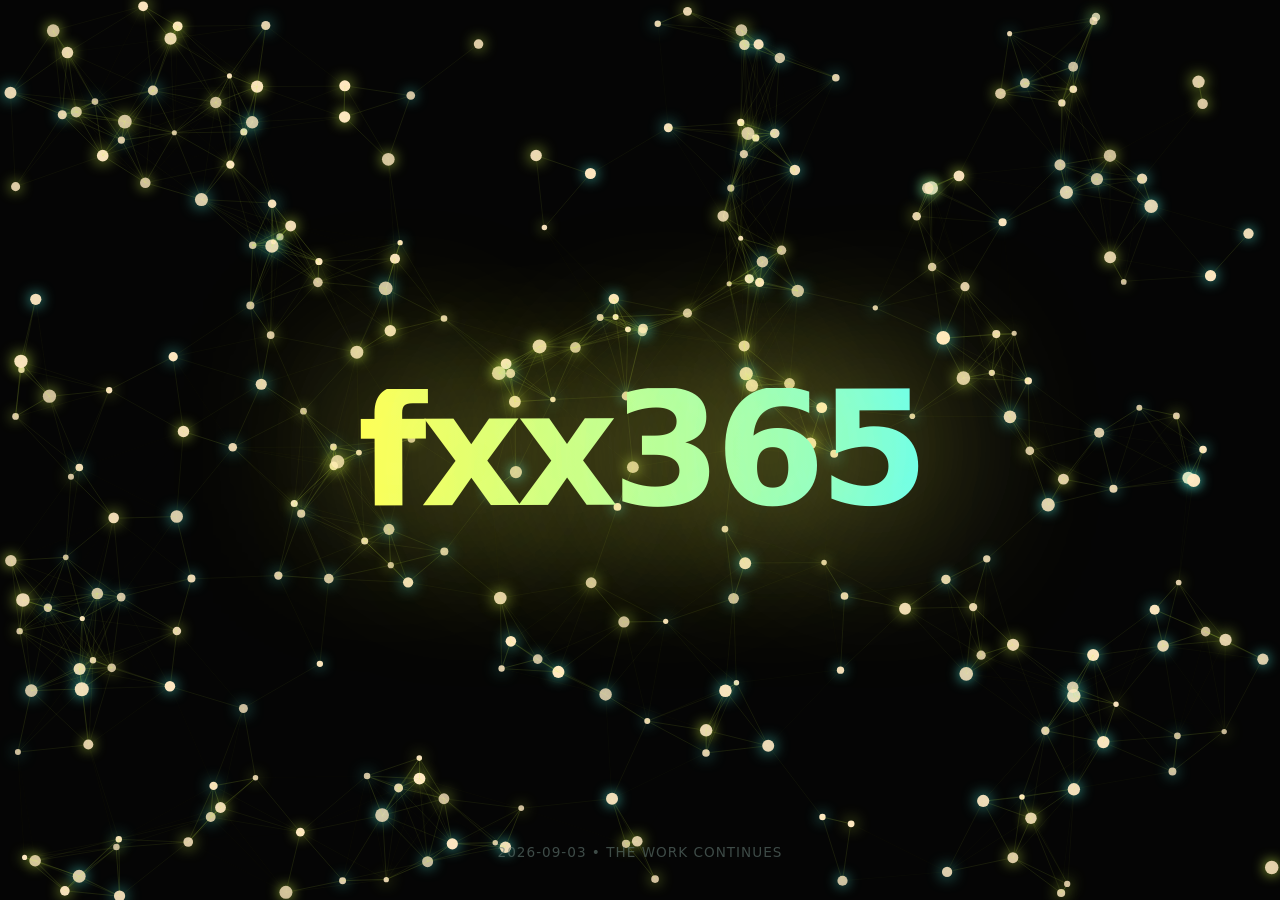
<file: static/fxx365-about.html>
<!DOCTYPE html>
<html lang="zh-CN">
<head>
  <meta charset="UTF-8">
  <meta name="viewport" content="width=device-width, initial-scale=1.0">
  <title>fxx365 • VOID</title>
  <style>
    :root {
      --black: #050505;
      --void: #0a0f0e;
      --acid: #d6ff4b;
      --cyan: #4eead5;
      --line: #2a322f;
      --text: #e0e6e3;
    }

    * { box-sizing: border-box; margin:0; padding:0; }
    body {
      margin:0;
      background: var(--black);
      color: var(--text);
      font-family: system-ui, -apple-system, BlinkMacSystemFont, "Segoe UI", sans-serif;
      overflow: hidden;
      height: 100vh;
    }

    #particles {
      position: fixed;
      inset: 0;
      z-index: 1;
      pointer-events: none;
    }

    .container {
      position: relative;
      z-index: 2;
      height: 100vh;
      display: flex;
      align-items: center;
      justify-content: center;
      flex-direction: column;
      gap: 48px;
    }

    .title {
      font-size: clamp(4.5rem, 12vw, 11rem);
      font-weight: 900;
      letter-spacing: -0.04em;
      line-height: 0.78;
      text-align: center;
      background: linear-gradient(90deg, var(--acid), var(--cyan));
      -webkit-background-clip: text;
      -webkit-text-fill-color: transparent;
      cursor: pointer;
      transition: all 0.6s cubic-bezier(0.23, 1, 0.32, 1);
      text-shadow: 0 0 60px rgba(214, 255, 75, 0.6);
    }

    .title:hover {
      transform: scale(1.04) rotate(1deg);
      text-shadow: 0 0 120px rgba(214, 255, 75, 0.9);
    }

    footer {
      position: absolute;
      bottom: 40px;
      left: 50%;
      transform: translateX(-50%);
      font-size: 0.85rem;
      color: #647a74;
      letter-spacing: 1px;
      opacity: 0.6;
      z-index: 10;
    }

    @media (max-width: 768px) {
      .title { font-size: clamp(3rem, 18vw, 7rem); }
    }
  </style>
</head>
<body>
  <canvas id="particles"></canvas>

  <div class="container">
    <h1 id="title" class="title">fxx365</h1>

    <footer>2026-09-03 • THE WORK CONTINUES</footer>

    <script>
      class Particle {
        constructor() {
          this.x = Math.random() * window.innerWidth;
          this.y = Math.random() * window.innerHeight;
          this.size = Math.random() * 4.5 + 2.5;
          this.speedX = (Math.random() - 0.5) * 1.15;
          this.speedY = (Math.random() - 0.5) * 1.15;
          this.color = Math.random() > 0.5 ? '#d6ff4b' : '#4eead5';
          this.opacity = 0.75 + Math.random() * 0.25;
          this.hueShift = 0;
          this.phase = Math.random() * Math.PI * 2;
          this.vx = this.speedX;
          this.vy = this.speedY;
        }
        update() {
          this.x += this.speedX;
          this.y += this.speedY;
          if (this.x < 0 || this.x > window.innerWidth) this.speedX *= -1;
          if (this.y < 0 || this.y > window.innerHeight) this.speedY *= -1;
          this.hueShift += 0.012;
          this.phase += 0.08;
          this.speedX += (Math.random() - 0.5) * 0.2;
          this.speedY += (Math.random() - 0.5) * 0.2;
        }
        draw(ctx) {
          ctx.save();
          ctx.globalAlpha = this.opacity;
          const pulse = Math.sin(Date.now() / 160 + this.phase) * 1.2 + 14;
          ctx.shadowColor = this.color;
          ctx.shadowBlur = pulse;
          ctx.fillStyle = `hsl(${Math.sin(this.hueShift) * 55 + 30}, 100%, 88%)`;
          ctx.beginPath();
          ctx.arc(this.x, this.y, this.size, 0, Math.PI * 2);
          ctx.fill();
          ctx.restore();
        }
      }

      let particles = [];
      let mouse = { x: 0, y: 0, radius: 220 };
      let canvas, ctx;
      let newParticles = [];

      function init() {
        canvas = document.getElementById('particles');
        ctx = canvas.getContext('2d', { alpha: true });
        canvas.width = window.innerWidth;
        canvas.height = window.innerHeight;

        particles = [];
        for (let i = 0; i < 280; i++) {
          particles.push(new Particle());
        }

        window.addEventListener('resize', () => {
          canvas.width = window.innerWidth;
          canvas.height = window.innerHeight;
        });

        canvas.addEventListener('mousemove', (e) => {
          mouse.x = e.clientX;
          mouse.y = e.clientY;
        });

        canvas.addEventListener('touchmove', (e) => {
          e.preventDefault();
          const touch = e.touches[0];
          mouse.x = touch.clientX;
          mouse.y = touch.clientY;
        });

        canvas.addEventListener('click', (e) => {
          mouse.x = e.clientX;
          mouse.y = e.clientY;
          createExplosion(mouse.x, mouse.y, 22);
        });

        canvas.addEventListener('touchend', (e) => {
          if (e.changedTouches.length > 0) {
            const touch = e.changedTouches[0];
            mouse.x = touch.clientX;
            mouse.y = touch.clientY;
            createExplosion(mouse.x, mouse.y, 22);
          }
        });
      }

      function createExplosion(x, y, count) {
        for (let i = 0; i < count; i++) {
          const angle = Math.random() * Math.PI * 2;
          const vel = 1.6 + Math.random() * 2.8;
          const newP = {
            x: x,
            y: y,
            size: Math.random() * 3 + 2,
            speedX: Math.cos(angle) * vel,
            speedY: Math.sin(angle) * vel,
            color: Math.random() > 0.5 ? '#d6ff4b' : '#4eead5',
            opacity: 1,
            life: 50 + Math.random() * 40
          };
          newParticles.push(newP);
        }
      }

      function animate() {
        ctx.clearRect(0, 0, canvas.width, canvas.height);

        for (let i = 0; i < particles.length; i++) {
          const p = particles[i];
          p.update();
          p.draw(ctx);

          for (let j = i + 1; j < particles.length; j++) {
            const p2 = particles[j];
            const dx = p.x - p2.x;
            const dy = p.y - p2.y;
            const distance = Math.hypot(dx, dy);
            if (distance < 118) {
              ctx.strokeStyle = `rgba(214, 255, 75, ${0.24 * (1 - distance / 118)})`;
              ctx.lineWidth = 0.9;
              ctx.beginPath();
              ctx.moveTo(p.x, p.y);
              ctx.lineTo(p2.x, p2.y);
              ctx.stroke();
            }
          }
        }

        for (let i = newParticles.length - 1; i >= 0; i--) {
          const p = newParticles[i];
          p.x += p.speedX;
          p.y += p.speedY;
          p.speedX *= 0.96;
          p.speedY *= 0.96;
          p.opacity -= 1 / p.life;
          p.size *= 0.97;
          if (p.opacity <= 0) {
            newParticles.splice(i, 1);
            continue;
          }
          ctx.save();
          ctx.globalAlpha = p.opacity;
          ctx.shadowColor = p.color;
          ctx.shadowBlur = 18;
          ctx.fillStyle = p.color;
          ctx.beginPath();
          ctx.arc(p.x, p.y, p.size, 0, Math.PI * 2);
          ctx.fill();
          ctx.restore();
        }

        particles.forEach(p => {
          const dx = mouse.x - p.x;
          const dy = mouse.y - p.y;
          const distance = Math.hypot(dx, dy);
          if (distance < mouse.radius && mouse.x !== 0) {
            p.speedX += dx * 0.0019;
            p.speedY += dy * 0.0019;
          }
          p.speedX += (Math.random() - 0.5) * 0.13;
          p.speedY += (Math.random() - 0.5) * 0.13;

          p.speedX *= 0.97;
          p.speedY *= 0.97;
        });

        requestAnimationFrame(animate);
      }

      const title = document.getElementById('title');
      let pulse = 0;
      function pulseTitle() {
        pulse = Math.sin(Date.now() / 110) * 5.2 + 160;
        title.style.filter = `brightness(${1 + pulse / 850})`;
        title.style.transform = `scale(1.03) rotate(${Math.sin(Date.now() / 160) * 1.5}deg)`;
        title.style.textShadow = `0 0 ${pulse}px rgba(214, 255, 75, 0.95)`;
        requestAnimationFrame(pulseTitle);
      }

      window.onload = () => {
        init();
        animate();
        pulseTitle();
      };
    </script>
  </div>
</body>
</html>
</file>
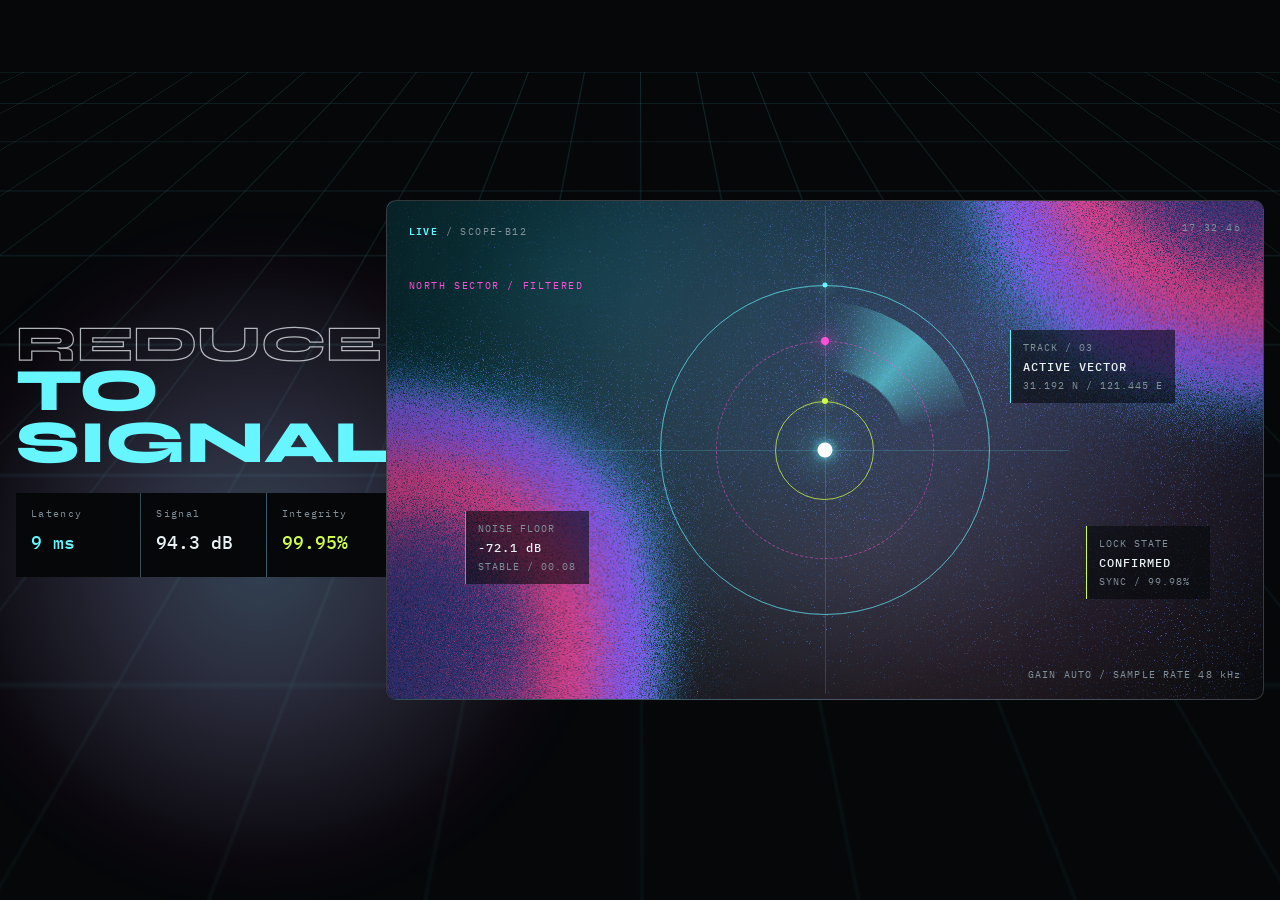
<file: static/fxx365-homepage-dashboard.html>
<!doctype html>
<html lang="zh-CN">
<head>
  <meta charset="UTF-8" />
  <meta name="viewport" content="width=device-width, initial-scale=1.0" />
  <meta name="color-scheme" content="dark" />
  <title>Signal Console</title>
  <link rel="preconnect" href="https://fonts.googleapis.com" />
  <link rel="preconnect" href="https://fonts.gstatic.com" crossorigin />
  <link href="https://fonts.googleapis.com/css2?family=IBM+Plex+Mono:wght@400;500;600&family=Syne:wght@700;800&display=swap" rel="stylesheet" />
  <style>
    :root {
      --void: #050709;
      --ink: #eaf1f4;
      --muted: #82909a;
      --line: rgba(132, 231, 241, .18);
      --cyan: #67f6ff;
      --pink: #ff4fd8;
      --lime: #d0ff4b;
      --mono: "IBM Plex Mono", ui-monospace, monospace;
      --display: "Syne", "Segoe UI", sans-serif;
      --mx: 50%;
      --my: 35%;
    }

    * { box-sizing: border-box; }
    html { scroll-behavior: smooth; }
    body {
      min-width: 320px;
      margin: 0;
      overflow-x: hidden;
      background: var(--void);
      color: var(--ink);
      font-family: var(--mono);
    }
    ::selection { background: rgba(103, 246, 255, .26); color: #fff; }

    .fx { position: fixed; z-index: 0; inset: 0; overflow: hidden; pointer-events: none; }
    .fx-glow {
      position: absolute;
      top: var(--my);
      left: var(--mx);
      width: 60vmax;
      height: 60vmax;
      translate: -50% -50%;
      background:
        radial-gradient(circle, rgba(103, 246, 255, .22) 0%, transparent 55%),
        radial-gradient(circle, rgba(255, 79, 216, .12) 20%, transparent 65%);
      filter: blur(8px);
      transition: top 3.8s cubic-bezier(.45, 0, .55, 1), left 3.8s cubic-bezier(.45, 0, .55, 1);
      animation: glow-breathe 4s ease-in-out infinite;
    }
    .fx-grid {
      position: absolute;
      top: 8%;
      right: -20%;
      left: -20%;
      height: 85%;
      background-image:
        linear-gradient(rgba(103, 246, 255, .14) 1px, transparent 1px),
        linear-gradient(90deg, rgba(103, 246, 255, .14) 1px, transparent 1px);
      background-size: 56px 56px;
      mask-image: linear-gradient(to bottom, #000 0%, transparent 75%);
      -webkit-mask-image: linear-gradient(to bottom, #000 0%, transparent 75%);
      transform: perspective(500px) rotateX(60deg);
      transform-origin: center top;
      animation: grid-scroll 8s linear infinite;
    }

    .shell { position: relative; z-index: 1; width: min(1560px, calc(100% - 32px)); margin: 0 auto; }

    .hero-copy { display: grid; align-content: center; gap: 24px; }
    .console-title { font-family: var(--display); font-size: clamp(42px, 4.7vw, 68px); font-weight: 800; line-height: .86; letter-spacing: 0; text-transform: uppercase; animation: title-in 1s cubic-bezier(.22, 1, .36, 1) .15s both; }
    .console-title span { display: block; }
    .console-title .outline { color: transparent; font-size: .82em; -webkit-text-stroke: 1.25px rgba(232, 237, 242, .75); }
    .console-title .neon { color: var(--cyan); animation: neon-pulse 2s ease-in-out infinite; }

    .hero {
      display: grid;
      grid-template-columns: minmax(280px, .50fr) minmax(600px, 1.50fr);
      align-items: center;
      gap: clamp(44px, 6vw, 96px);
      min-height: 100vh;
      padding: 48px 0;
    }
    .hero > * { min-width: 0; }

    .readouts {
      display: grid;
      grid-template-columns: repeat(3, minmax(0, 1fr));
      gap: 1px;
      margin: 0;
      background: var(--line);
    }
    .readout { min-height: 84px; padding: 14px 15px; background: var(--void); }
    .readout small { display: block; color: var(--muted); font-size: 10px; letter-spacing: .13em; }
    .readout strong { display: block; margin-top: 11px; color: var(--ink); font-size: 18px; font-weight: 500; letter-spacing: 0; }
    .readout strong.cyan { color: var(--cyan); }
    .readout strong.lime { color: var(--lime); }

    .deck {
      position: relative;
      min-height: 500px;
      overflow: hidden;
      border: 1px solid rgba(255, 255, 255, .17);
      border-radius: 10px;
      background:
        radial-gradient(1200px 800px at 20% 15%, rgba(34, 211, 238, .25), transparent 60%),
        radial-gradient(1000px 700px at 70% 25%, rgba(167, 139, 250, .22), transparent 55%),
        radial-gradient(900px 700px at 55% 70%, rgba(249, 168, 212, .18), transparent 60%),
        #050709;
      isolation: isolate;
    }
    .deck-paper { position: absolute; z-index: 0; inset: 0; width: 100%; height: 100%; pointer-events: none; }
    .deck::after {
      content: "";
      position: absolute;
      z-index: 1;
      inset: 0;
      pointer-events: none;
      background: linear-gradient(90deg, rgba(0, 0, 0, .23), transparent 28%, transparent 72%, rgba(0, 0, 0, .15));
    }
    .deck-header, .deck-footer, .sector, .track-tag { position: absolute; z-index: 3; }
    .deck-header { top: 20px; left: 22px; right: 22px; display: flex; justify-content: space-between; gap: 20px; color: var(--muted); font-size: 10px; letter-spacing: .14em; }
    .deck-header b { color: var(--cyan); font-weight: 600; }
    .deck-footer { right: 22px; bottom: 18px; color: var(--muted); font-size: 10px; letter-spacing: .11em; }
    .sector { top: 68px; left: 22px; color: var(--pink); font-size: 10px; letter-spacing: .16em; }
    .track-tag {
      display: grid;
      gap: 5px;
      min-width: 124px;
      padding: 11px 12px;
      border-left: 1px solid var(--cyan);
      background: rgba(4, 8, 10, .58);
      color: var(--muted);
      font-size: 10px;
      letter-spacing: .1em;
    }
    .track-tag b { color: var(--ink); font-size: 12px; font-weight: 500; }
    .track-a { top: 26%; right: 10%; }
    .track-b { bottom: 23%; left: 9%; border-color: var(--pink); }
    .track-c { right: 6%; bottom: 20%; border-color: var(--lime); }

    .radar { position: absolute; z-index: 2; top: 50%; left: 50%; width: min(330px, 48vw); height: min(330px, 48vw); transform: translate(-50%, -50%); }
    .radar::before, .radar::after { content: ""; position: absolute; background: rgba(103, 246, 255, .18); }
    .radar::before { top: 50%; left: -24%; right: -24%; height: 1px; }
    .radar::after { top: -24%; bottom: -24%; left: 50%; width: 1px; }
    .ring { position: absolute; inset: 0; border: 1px solid rgba(103, 246, 255, .4); border-radius: 50%; }
    .ring.r1 { animation: ring-out 2.5s ease-out infinite; }
    .ring.r1b { animation: ring-out 2.5s ease-out .8s infinite; }
    .ring.r2 { inset: 17%; border-style: dashed; border-color: rgba(255, 79, 216, .55); animation: spin 8s linear infinite; }
    .ring.r3 { inset: 35%; border-color: rgba(208, 255, 75, .75); animation: ring-throb 1.6s ease-in-out infinite; }
    .beam { position: absolute; inset: 5%; border-radius: 50%; background: conic-gradient(from 0deg, transparent 0deg, rgba(103,246,255,.08) 10deg, rgba(103,246,255,.58) 40deg, transparent 75deg); animation: spin 2.2s linear infinite; transform-origin: center; will-change: transform; mask: radial-gradient(circle, transparent 38%, #000 39%); -webkit-mask: radial-gradient(circle, transparent 38%, #000 39%); }
    .core { position: absolute; top: 50%; left: 50%; width: 15px; height: 15px; transform: translate(-50%, -50%); border-radius: 50%; background: #fff; box-shadow: 0 0 10px var(--cyan), 0 0 32px var(--cyan), 0 0 60px rgba(103, 246, 255, .55); animation: core-beat 1.4s ease-in-out infinite; }
    .node { position: absolute; inset: 17%; animation: orbit 7.2s linear infinite -2.4s reverse; will-change: transform; }
    .node::before { content: ""; position: absolute; top: 0; left: 50%; width: 8px; height: 8px; transform: translate(-50%, -50%); border-radius: 50%; background: var(--pink); box-shadow: 0 0 15px var(--pink), 0 0 29px var(--pink); }
    .node.n2 { inset: 35%; animation: orbit 4.6s linear infinite -1.1s; }
    .node.n2::before { width: 6px; height: 6px; background: var(--lime); box-shadow: 0 0 13px var(--lime); }
    .node.n3 { inset: 0; animation: orbit 12.8s linear infinite -5.6s reverse; }
    .node.n3::before { width: 5px; height: 5px; background: var(--cyan); box-shadow: 0 0 14px var(--cyan); }
    @keyframes glow-breathe { 0%, 100% { opacity: .65; transform: scale(1); } 50% { opacity: 1; transform: scale(1.12); } }
    @keyframes grid-scroll { from { background-position: 0 0, 0 0; } to { background-position: 0 56px, 56px 0; } }
    @keyframes ring-out { 0% { transform: scale(.68); opacity: .9; } 100% { transform: scale(1.16); opacity: 0; } }
    @keyframes ring-throb { 0%,100% { transform: scale(1); opacity: .55; } 50% { transform: scale(1.08); opacity: 1; box-shadow: 0 0 24px rgba(208,255,75,.25); } }
    @keyframes spin { to { transform: rotate(360deg); } }
    @keyframes orbit { from { transform: rotate(0); } to { transform: rotate(360deg); } }
    @keyframes title-in { from { opacity: 0; transform: translateY(24px); filter: blur(8px); } to { opacity: 1; transform: none; filter: none; } }
    @keyframes neon-pulse { 0%, 100% { text-shadow: 0 0 8px rgba(103, 246, 255, .5), 0 0 24px rgba(103, 246, 255, .3), 0 0 48px rgba(103, 246, 255, .15); filter: brightness(.95); } 50% { text-shadow: 0 0 16px rgba(103, 246, 255, .95), 0 0 40px rgba(103, 246, 255, .55), 0 0 80px rgba(103, 246, 255, .3), 0 0 120px rgba(255, 79, 216, .15); filter: brightness(1.2); } }
    @keyframes core-beat { 0%,100% { transform: translate(-50%, -50%) scale(1); } 50% { transform: translate(-50%, -50%) scale(1.55); } }

    @media (max-width: 1000px) {
      .hero { grid-template-columns: 1fr; padding: 52px 0; }
      .deck { min-height: 540px; }
    }
    @media (max-width: 700px) {
      .shell { width: min(100% - 28px, 1340px); }
      .hero { gap: 38px; min-height: auto; padding: 54px 0; }
      .readout { min-width: 0; padding: 14px 8px; }
      .readout strong { font-size: 15px; white-space: nowrap; }
      .deck { min-height: 430px; margin-inline: -14px; border-radius: 0; }
      .radar { width: 250px; height: 250px; }
      .track-tag { display: none; }
    }
    @media (max-width: 520px) {
      .readouts { grid-template-columns: repeat(2, minmax(0, 1fr)); }
      .readout:nth-child(3) { grid-column: span 2; }
    }
    @media (prefers-reduced-motion: reduce) {
      *, *::before, *::after { animation-duration: .01ms !important; animation-iteration-count: 1 !important; scroll-behavior: auto !important; }
      .beam { animation: spin 2.2s linear infinite !important; }
      .node { animation: orbit 7.2s linear infinite -2.4s reverse !important; }
      .node.n2 { animation: orbit 4.6s linear infinite -1.1s !important; }
      .node.n3 { animation: orbit 12.8s linear infinite -5.6s reverse !important; }
      .console-title .neon { animation: neon-pulse 2s ease-in-out infinite !important; }
    }
  </style>
</head>
<body>
  <div class="fx" aria-hidden="true">
    <div class="fx-glow" id="fxGlow"></div>
    <div class="fx-grid"></div>
  </div>

  <main class="shell">
    <section class="hero">
      <div class="hero-copy">
        <div class="console-title" aria-hidden="true"><span class="outline">Reduce</span><span class="neon">to signal</span></div>
        <div class="readouts" aria-label="实时系统指标">
          <div class="readout"><small>Latency</small><strong class="cyan" id="latency">08 ms</strong></div>
          <div class="readout"><small>Signal</small><strong id="signalStrength">94.7 dB</strong></div>
          <div class="readout"><small>Integrity</small><strong class="lime" id="integrity">99.98%</strong></div>
        </div>
      </div>

      <section class="deck" aria-label="实时信号雷达">
        <canvas class="deck-paper" data-paper-shader aria-hidden="true"></canvas>
        <div class="deck-header"><span><b>LIVE</b> / SCOPE-B12</span><span id="deckClock">--:--:--</span></div>
        <p class="sector">NORTH SECTOR / FILTERED</p>
        <div class="track-tag track-a"><span>TRACK / 03</span><b>ACTIVE VECTOR</b><span>31.192 N / 121.445 E</span></div>
        <div class="track-tag track-b"><span>NOISE FLOOR</span><b id="noiseFloor">-72.4 dB</b><span>STABLE / 00.08</span></div>
        <div class="track-tag track-c"><span>LOCK STATE</span><b>CONFIRMED</b><span>SYNC / 99.98%</span></div>
        <div class="radar" id="radar">
          <div class="beam"></div><div class="ring r1"></div><div class="ring r1b"></div><div class="ring r2"></div><div class="ring r3"></div><div class="node"></div><div class="node n2"></div><div class="node n3"></div><div class="core"></div>
        </div>
        <div class="deck-footer">GAIN AUTO / SAMPLE RATE 48 kHz</div>
      </section>
    </section>
  </main>

  <script>
    (() => {
      const canvas = document.querySelector('.deck-paper');
      const deck = canvas?.closest('.deck');

      function initPaperShader() {
        if (!canvas || !deck) return;
        const gl = canvas.getContext('webgl2', { alpha: true });
        if (!gl) return;
        const vertex = `#version 300 es
          precision highp float;
          layout(location = 0) in vec2 a_position;
          uniform vec2 u_resolution;
          out vec2 v_objectUV; out vec2 v_objectBoxSize;
          void main() {
            gl_Position = vec4(a_position, 0.0, 1.0);
            float size = min(u_resolution.x, u_resolution.y);
            v_objectBoxSize = vec2(size);
            v_objectUV = a_position * .5 * (u_resolution / size);
            v_objectUV.x *= min(1.0, 2.25 / (u_resolution.x / u_resolution.y));
          }`;
        const fragment = `#version 300 es
          precision highp float;
          uniform float u_time;
          in vec2 v_objectUV; in vec2 v_objectBoxSize; out vec4 fragColor;
          vec3 permute(vec3 x){return mod(((x*34.0)+1.0)*x,289.0);} 
          float snoise(vec2 v){const vec4 C=vec4(.2113248654,.3660254038,-.5773502692,.0243902439);vec2 i=floor(v+dot(v,C.yy));vec2 x0=v-i+dot(i,C.xx);vec2 i1=x0.x>x0.y?vec2(1.,0.):vec2(0.,1.);vec4 x12=x0.xyxy+C.xxzz;x12.xy-=i1;i=mod(i,289.);vec3 p=permute(permute(i.y+vec3(0.,i1.y,1.))+i.x+vec3(0.,i1.x,1.));vec3 m=max(.5-vec3(dot(x0,x0),dot(x12.xy,x12.xy),dot(x12.zw,x12.zw)),0.);m*=m;m*=m;vec3 x=2.*fract(p*C.www)-1.;vec3 h=abs(x)-.5;vec3 ox=floor(x+.5);vec3 a0=x-ox;m*=1.792842914-.853734721*(a0*a0+h*h);vec3 g;g.x=a0.x*x0.x+h.x*x0.y;g.yz=a0.yz*x12.xz+h.yz*x12.yw;return 130.*dot(m,g);} 
          vec2 rot(vec2 v,float a){return mat2(cos(a),sin(a),-sin(a),cos(a))*v;}
          float rand(vec2 p){return fract(sin(dot(p,vec2(127.1,311.7)))*43758.5453123);} 
          float valueNoise(vec2 st){vec2 i=floor(st),f=fract(st),u=f*f*(3.-2.*f);return mix(mix(rand(i),rand(i+vec2(1.,0.)),u.x),mix(rand(i+vec2(0.,1.)),rand(i+1.),u.x),u.y);} 
          float fbm(vec2 n){float total=0.,amp=.2;for(int i=0;i<3;i++){n=rot(n,.3);total+=valueNoise(n)*amp;n*=1.99;amp*=.6;}return total;}
          void main(){float t=.1*(u_time+7.);vec2 uv=v_objectUV*.6;vec2 outer=vec2(.5);vec2 bl=smoothstep(vec2(0.),outer,uv+vec2(.1+.1*sin(3.*t),.2-.1*sin(5.25*t)));vec2 tr=smoothstep(vec2(0.),outer,1.-uv);float shape=1.-bl.x*bl.y*tr.x*tr.y;uv=-uv;bl=smoothstep(vec2(0.),outer,uv+vec2(.1+.1*sin(3.*t),.2-.1*cos(5.25*t)));tr=smoothstep(vec2(0.),outer,1.-uv);shape-=bl.x*bl.y*tr.x*tr.y;shape=1.-smoothstep(0.,1.,shape);vec2 grain=v_objectUV*v_objectBoxSize*.7;float simplex=snoise(grain*.5);float grainDist=simplex*snoise(grain*.2)-fbm(.002*grain+10.)-fbm(.003*grain);float raw=.75*simplex-fbm(rot(.4*grain,2.))-fbm(.001*grain);shape+=.55*.5*(grainDist+.5)+.55*clamp(raw,0.,1.);float aa=fwidth(shape);shape=clamp(shape-.125,0.,1.);float opacity=smoothstep(0.,1.+2.*aa,clamp(shape*4.,0.,1.));float mixr=shape*3.;vec3 color=mix(vec3(.023529,.713725,.831373),vec3(.545098,.360784,.964706),smoothstep(0.,1.,mixr));color=mix(color,vec3(.925490,.282353,.6),smoothstep(1.,2.,mixr));color=mix(color,vec3(.117647,.227451,.541176),smoothstep(2.,3.,mixr));fragColor=vec4(color*opacity,opacity);}`;
        const compile = (type, source) => { const shader = gl.createShader(type); gl.shaderSource(shader, source); gl.compileShader(shader); if (!gl.getShaderParameter(shader, gl.COMPILE_STATUS)) throw new Error(gl.getShaderInfoLog(shader)); return shader; };
        try {
          const program = gl.createProgram();
          gl.attachShader(program, compile(gl.VERTEX_SHADER, vertex));
          gl.attachShader(program, compile(gl.FRAGMENT_SHADER, fragment));
          gl.linkProgram(program);
          if (!gl.getProgramParameter(program, gl.LINK_STATUS)) throw new Error(gl.getProgramInfoLog(program));
          gl.useProgram(program);
          gl.bindBuffer(gl.ARRAY_BUFFER, gl.createBuffer());
          gl.bufferData(gl.ARRAY_BUFFER, new Float32Array([-1,-1,1,-1,-1,1,-1,1,1,-1,1,1]), gl.STATIC_DRAW);
          gl.enableVertexAttribArray(0); gl.vertexAttribPointer(0, 2, gl.FLOAT, false, 0, 0);
          const time = gl.getUniformLocation(program, 'u_time');
          const resolution = gl.getUniformLocation(program, 'u_resolution');
          const resize = () => { const box = deck.getBoundingClientRect(); const ratio = Math.max(2, window.devicePixelRatio || 1); const maxPixels = 8294400; const wantedW = Math.round(box.width * ratio); const wantedH = Math.round(box.height * ratio); const scale = Math.min(1, Math.sqrt(maxPixels / (wantedW * wantedH))); canvas.width = Math.max(1, Math.round(wantedW * scale)); canvas.height = Math.max(1, Math.round(wantedH * scale)); gl.viewport(0, 0, canvas.width, canvas.height); gl.uniform2f(resolution, canvas.width, canvas.height); };
          const draw = (now) => { gl.uniform1f(time, now * .001); gl.clear(gl.COLOR_BUFFER_BIT); gl.drawArrays(gl.TRIANGLES, 0, 6); requestAnimationFrame(draw); };
          new ResizeObserver(resize).observe(deck); resize(); canvas.dataset.shaderMode = 'webgl2'; requestAnimationFrame(draw);
        } catch (error) { canvas.style.display = 'none'; console.error('Paper shader failed:', error); }
      }

      function tick() {
        const now = new Date();
        const text = now.toLocaleTimeString('en-GB', { hour12: false });
        document.getElementById('deckClock').textContent = text;
        document.getElementById('latency').textContent = `${7 + Math.floor(Math.random() * 4)} ms`;
        document.getElementById('signalStrength').textContent = `${(93.8 + Math.random() * 1.1).toFixed(1)} dB`;
        document.getElementById('integrity').textContent = `${(99.92 + Math.random() * .07).toFixed(2)}%`;
        document.getElementById('noiseFloor').textContent = `-${(71.8 + Math.random() * 1.1).toFixed(1)} dB`;
      }

      initPaperShader(); tick(); setInterval(tick, 1800);
      const driftGlow = () => {
        document.documentElement.style.setProperty('--mx', `${12 + Math.random() * 76}%`);
        document.documentElement.style.setProperty('--my', `${12 + Math.random() * 66}%`);
        window.setTimeout(driftGlow, 3200 + Math.random() * 2400);
      };
      window.setTimeout(driftGlow, 1200);
    })();
  </script>
</body>
</html>
</file>
